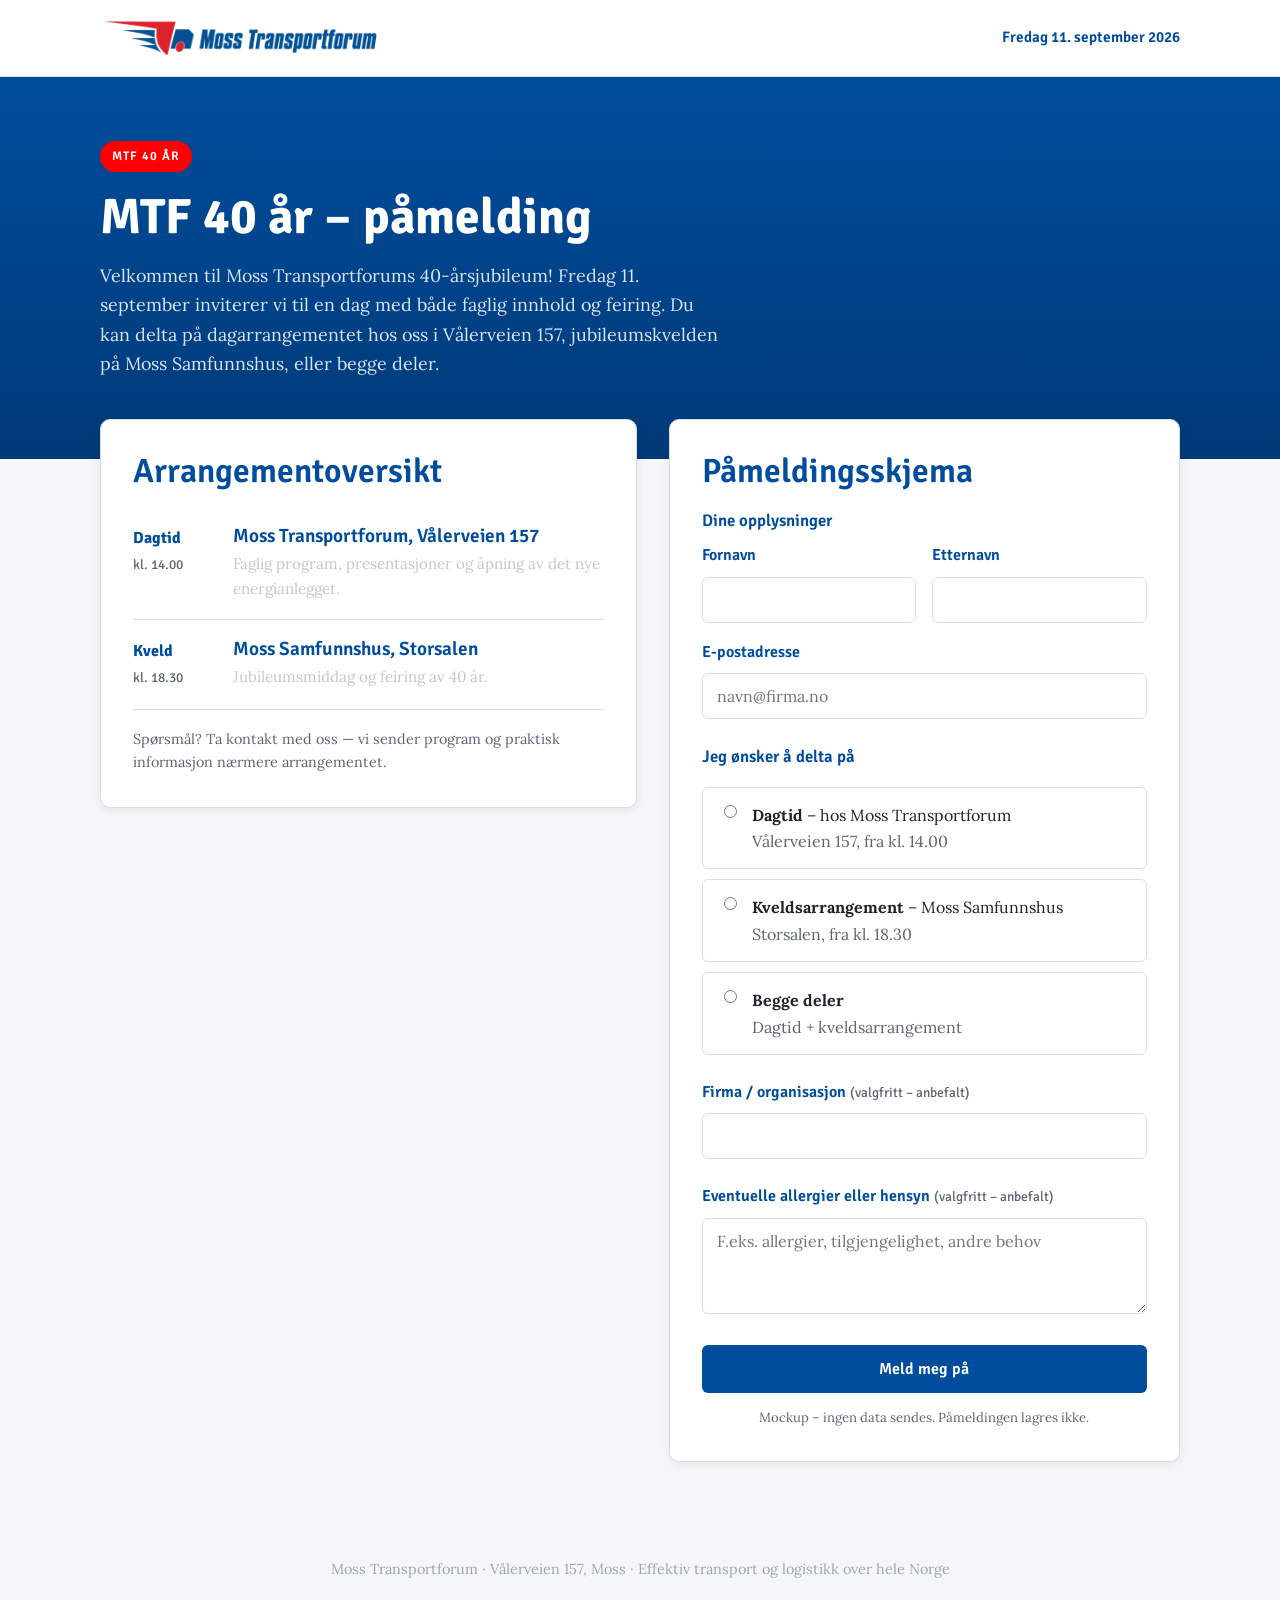
<file: index.html>
<!DOCTYPE html>
<html lang="no">
<head>
<meta charset="UTF-8">
<meta name="viewport" content="width=device-width, initial-scale=1.0">
<title>MTF 40 år – Påmelding</title>
<link rel="stylesheet" href="brand/mtf-brand.css">
<style>
  /* Sidespecifikk layout — bygger på MTFs brand-tokens */
  .top { background: #ffffff; border-bottom: 1px solid var(--mtf-line); }
  .top .mtf-container { display:flex; align-items:center; justify-content:space-between; padding-top:16px; padding-bottom:16px; }
  .top img { height: 44px; }
  .top .date { color: var(--mtf-blue); font-family:var(--mtf-font-head); font-weight:600; font-size:.95rem; }

  .hero {
    background: linear-gradient(180deg, #004d9d, #003a78);
    color:#fff;
    padding: var(--mtf-space-8) 0;
  }
  .hero .mtf-tag { background: var(--mtf-red); }
  .hero h1 { color:#fff; max-width: 760px; }
  .hero p { color:#dce4ee; max-width: 620px; font-size:1.12rem; }

  .layout { max-width: var(--mtf-maxw); margin: -40px auto 0; padding: 0 var(--mtf-space-5) var(--mtf-space-8); display:grid; grid-template-columns: 1.05fr 1fr; gap: var(--mtf-space-6); align-items:start; }
  @media (max-width: 860px){ .layout { grid-template-columns:1fr; margin-top:-24px; } }

  .events .ev { display:flex; gap:16px; padding: 18px 0; border-bottom:1px solid var(--mtf-line); }
  .events .ev:last-child { border-bottom:0; }
  .ev .when { flex:0 0 84px; font-family:var(--mtf-font-head); font-weight:700; color:var(--mtf-blue); }
  .ev h3 { margin:0 0 4px; }
  .ev p { margin:0; color:var(--mtf-gray); font-size:.95rem; }

  .form-card h2 { margin-top:0; }
  .grid2 { display:grid; grid-template-columns:1fr 1fr; gap: var(--mtf-space-4); }
  @media (max-width:520px){ .grid2 { grid-template-columns:1fr; } }
  fieldset { border:0; margin:0 0 var(--mtf-space-5); padding:0; }
  fieldset legend { padding:0; }
  .choices { display:grid; gap:10px; margin-top:8px; }

  .confirm { text-align:center; padding: var(--mtf-space-6) var(--mtf-space-4); }
  .confirm .mark { width:64px; height:64px; border-radius:50%; background:var(--mtf-green-tint); color:var(--mtf-green-dark); display:flex; align-items:center; justify-content:center; margin:0 auto var(--mtf-space-4); font-size:34px; }
  .err { color: var(--mtf-red-dark); font-size:.85rem; margin-top:6px; }

  .siteft { background:var(--mtf-navy); color:#9aa6b3; text-align:center; padding: var(--mtf-space-6) 0; font-size:.9rem; }
</style>
</head>
<body class="mtf">

  <!-- Toppstripe -->
  <div class="top">
    <div class="mtf-container">
      <img src="brand/assets/mtf-logo.png" alt="Moss Transportforum">
      <span class="date">Fredag 11. september 2026</span>
    </div>
  </div>

  <!-- Hero -->
  <header class="hero">
    <div class="mtf-container">
      <span class="mtf-tag">MTF 40 år</span>
      <h1 style="margin-top:16px">MTF 40 år – påmelding</h1>
      <p>Velkommen til Moss Transportforums 40-årsjubileum! Fredag 11. september inviterer vi til en dag med
         både faglig innhold og feiring. Du kan delta på dagarrangementet hos oss i Vålerveien 157,
         jubileumskvelden på Moss Samfunnshus, eller begge deler.</p>
    </div>
  </header>

  <main class="layout">

    <!-- Arrangementoversikt -->
    <section class="mtf-card events" aria-label="Arrangementoversikt">
      <h2>Arrangementoversikt</h2>
      <div class="ev">
        <div class="when">Dagtid<br><span class="mtf-muted" style="font-weight:400;font-size:.85rem">kl. 14.00</span></div>
        <div>
          <h3>Moss Transportforum, Vålerveien 157</h3>
          <p>Faglig program, presentasjoner og åpning av det nye energianlegget.</p>
        </div>
      </div>
      <div class="ev">
        <div class="when">Kveld<br><span class="mtf-muted" style="font-weight:400;font-size:.85rem">kl. 18.30</span></div>
        <div>
          <h3>Moss Samfunnshus, Storsalen</h3>
          <p>Jubileumsmiddag og feiring av 40 år.</p>
        </div>
      </div>
      <p class="mtf-muted" style="margin:18px 0 0;font-size:.9rem">
        Spørsmål? Ta kontakt med oss — vi sender program og praktisk informasjon nærmere arrangementet.
      </p>
    </section>

    <!-- Påmeldingsskjema -->
    <section class="mtf-card form-card">
      <form id="paamelding" novalidate>
        <h2>Påmeldingsskjema</h2>

        <fieldset>
          <legend class="mtf-label" style="font-size:1.05rem">Dine opplysninger</legend>
          <div class="grid2">
            <div class="mtf-field" style="margin-bottom:0">
              <label class="mtf-label" for="fornavn">Fornavn</label>
              <input class="mtf-input" id="fornavn" name="fornavn" type="text" autocomplete="given-name" required>
            </div>
            <div class="mtf-field" style="margin-bottom:0">
              <label class="mtf-label" for="etternavn">Etternavn</label>
              <input class="mtf-input" id="etternavn" name="etternavn" type="text" autocomplete="family-name" required>
            </div>
          </div>
          <div class="mtf-field" style="margin-top:16px;margin-bottom:0">
            <label class="mtf-label" for="epost">E-postadresse</label>
            <input class="mtf-input" id="epost" name="epost" type="email" autocomplete="email" placeholder="navn@firma.no" required>
          </div>
        </fieldset>

        <fieldset>
          <legend class="mtf-label" style="font-size:1.05rem">Jeg ønsker å delta på</legend>
          <div class="choices" role="radiogroup">
            <label class="mtf-choice">
              <input type="radio" name="deltakelse" value="Dagtid" required>
              <span><strong>Dagtid</strong> – hos Moss Transportforum<br><span class="mtf-muted">Vålerveien 157, fra kl. 14.00</span></span>
            </label>
            <label class="mtf-choice">
              <input type="radio" name="deltakelse" value="Kveldsarrangement">
              <span><strong>Kveldsarrangement</strong> – Moss Samfunnshus<br><span class="mtf-muted">Storsalen, fra kl. 18.30</span></span>
            </label>
            <label class="mtf-choice">
              <input type="radio" name="deltakelse" value="Begge deler">
              <span><strong>Begge deler</strong><br><span class="mtf-muted">Dagtid + kveldsarrangement</span></span>
            </label>
          </div>
          <div class="err" id="err-deltakelse" hidden>Velg hva du ønsker å delta på.</div>
        </fieldset>

        <div class="mtf-field">
          <label class="mtf-label" for="firma">Firma / organisasjon <span class="mtf-optional">(valgfritt – anbefalt)</span></label>
          <input class="mtf-input" id="firma" name="firma" type="text" autocomplete="organization">
        </div>

        <div class="mtf-field">
          <label class="mtf-label" for="hensyn">Eventuelle allergier eller hensyn <span class="mtf-optional">(valgfritt – anbefalt)</span></label>
          <textarea class="mtf-textarea" id="hensyn" name="hensyn" placeholder="F.eks. allergier, tilgjengelighet, andre behov"></textarea>
        </div>

        <button type="submit" class="mtf-btn mtf-btn--primary" style="width:100%">Meld meg på</button>
        <p class="mtf-muted mtf-center" style="font-size:.82rem;margin:14px 0 0">
          Mockup – ingen data sendes. Påmeldingen lagres ikke.
        </p>
      </form>

      <!-- Bekreftelse -->
      <div class="confirm" id="bekreftelse" hidden>
        <div class="mark">✓</div>
        <h2>Takk for din påmelding!</h2>
        <p>Vi sender deg mer informasjon og program for dagen nærmere arrangementet.</p>
        <p class="mtf-muted" id="bekreftelse-detalj"></p>
      </div>
    </section>

  </main>

  <footer class="siteft">
    Moss Transportforum · Vålerveien 157, Moss · Effektiv transport og logistikk over hele Norge
  </footer>

<script>
  (function () {
    var form = document.getElementById('paamelding');
    var confirm = document.getElementById('bekreftelse');
    var errDelt = document.getElementById('err-deltakelse');

    form.addEventListener('submit', function (e) {
      e.preventDefault();
      errDelt.hidden = true;

      // Native validering for tekstfelt + e-post
      if (!form.checkValidity()) {
        form.reportValidity();
        return;
      }
      var valgt = form.querySelector('input[name="deltakelse"]:checked');
      if (!valgt) {
        errDelt.hidden = false;
        errDelt.scrollIntoView({ behavior: 'smooth', block: 'center' });
        return;
      }

      var fornavn = document.getElementById('fornavn').value.trim();
      document.getElementById('bekreftelse-detalj').textContent =
        'Registrert: ' + fornavn + ' · ' + valgt.value + '.';

      form.hidden = true;
      confirm.hidden = false;
      confirm.scrollIntoView({ behavior: 'smooth', block: 'center' });
    });
  })();
</script>
</body>
</html>
</file>
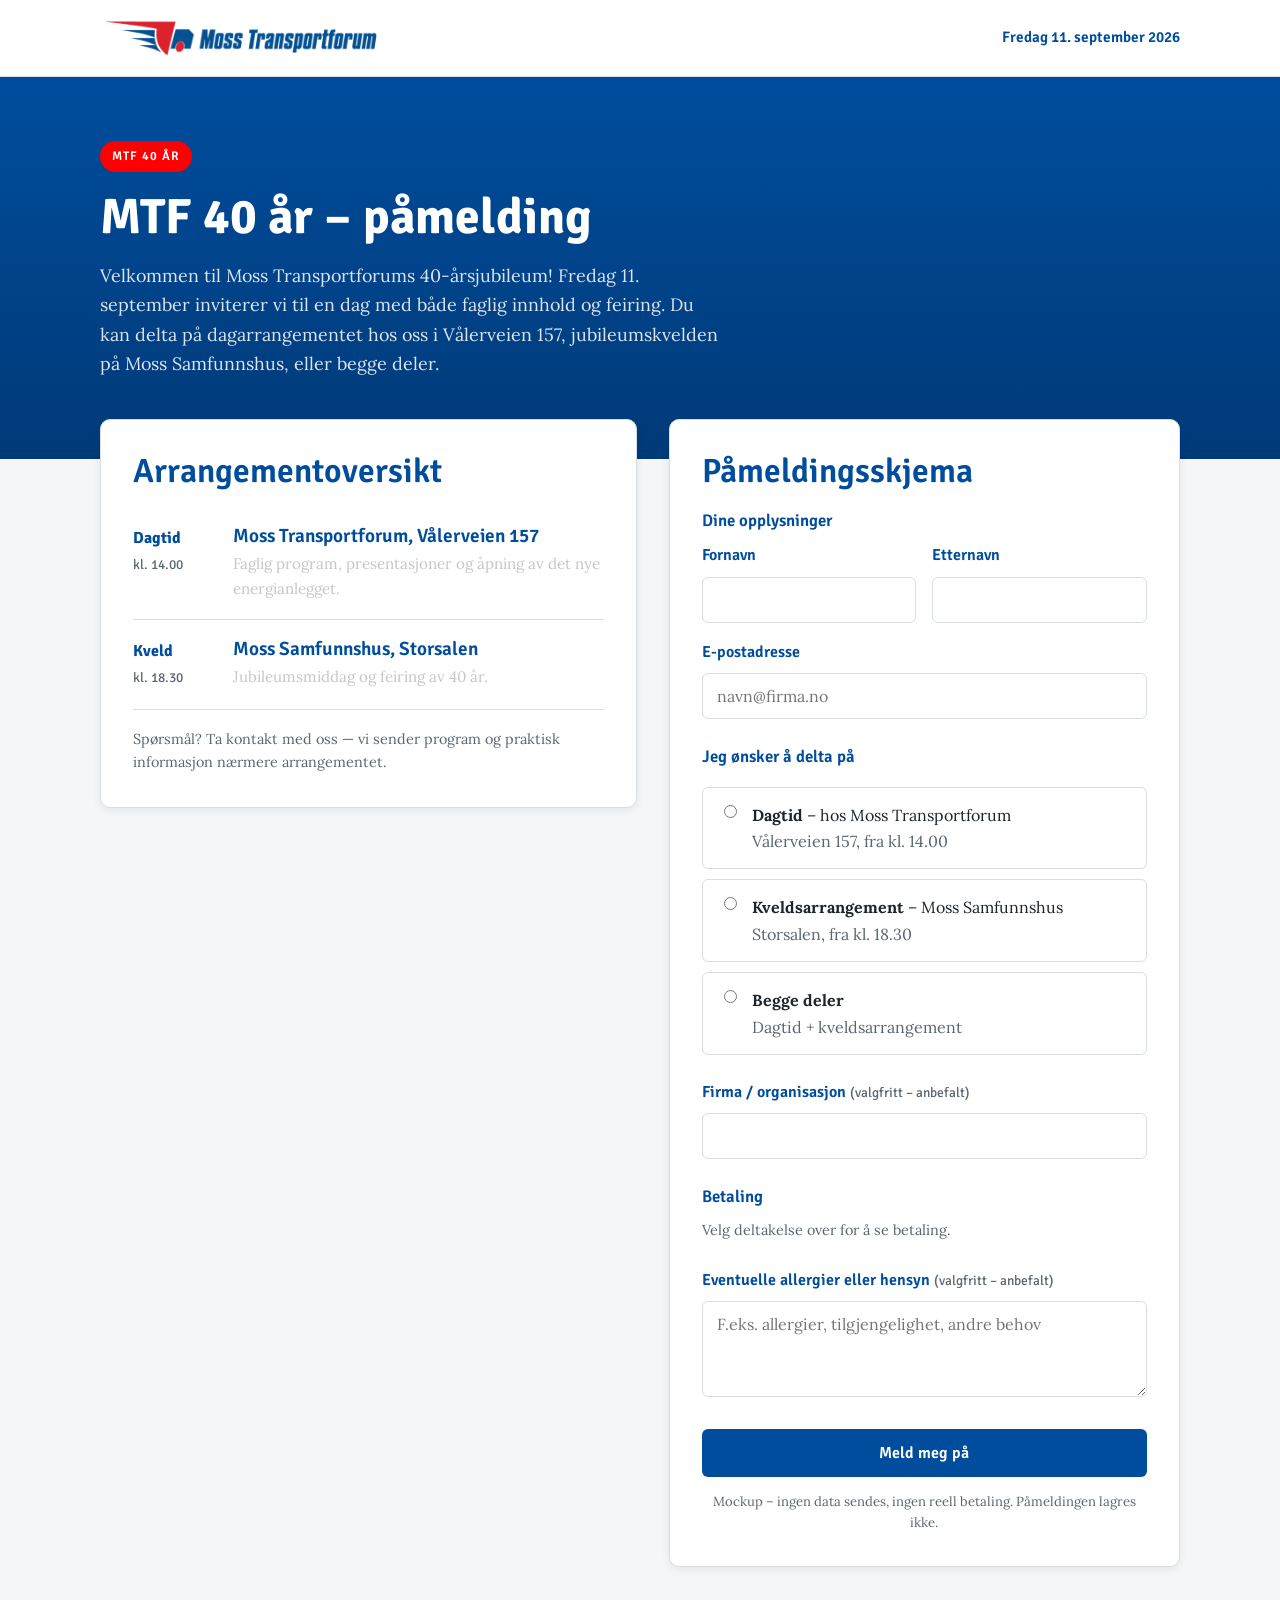
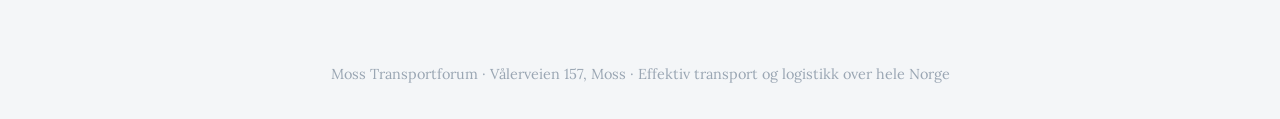
<file: betaling.html>
<!DOCTYPE html>
<html lang="no">
<head>
<meta charset="UTF-8">
<meta name="viewport" content="width=device-width, initial-scale=1.0">
<title>MTF 40 år – Påmelding</title>
<link rel="stylesheet" href="brand/mtf-brand.css">
<style>
  /* Sidespecifikk layout — bygger på MTFs brand-tokens */
  .top { background: #ffffff; border-bottom: 1px solid var(--mtf-line); }
  .top .mtf-container { display:flex; align-items:center; justify-content:space-between; padding-top:16px; padding-bottom:16px; }
  .top img { height: 44px; }
  .top .date { color: var(--mtf-blue); font-family:var(--mtf-font-head); font-weight:600; font-size:.95rem; }

  .hero {
    background: linear-gradient(180deg, #004d9d, #003a78);
    color:#fff;
    padding: var(--mtf-space-8) 0;
  }
  .hero .mtf-tag { background: var(--mtf-red); }
  .hero h1 { color:#fff; max-width: 760px; }
  .hero p { color:#dce4ee; max-width: 620px; font-size:1.12rem; }

  .layout { max-width: var(--mtf-maxw); margin: -40px auto 0; padding: 0 var(--mtf-space-5) var(--mtf-space-8); display:grid; grid-template-columns: 1.05fr 1fr; gap: var(--mtf-space-6); align-items:start; }
  @media (max-width: 860px){ .layout { grid-template-columns:1fr; margin-top:-24px; } }

  .events .ev { display:flex; gap:16px; padding: 18px 0; border-bottom:1px solid var(--mtf-line); }
  .events .ev:last-child { border-bottom:0; }
  .ev .when { flex:0 0 84px; font-family:var(--mtf-font-head); font-weight:700; color:var(--mtf-blue); }
  .ev h3 { margin:0 0 4px; }
  .ev p { margin:0; color:var(--mtf-gray); font-size:.95rem; }

  .form-card h2 { margin-top:0; }
  .grid2 { display:grid; grid-template-columns:1fr 1fr; gap: var(--mtf-space-4); }
  @media (max-width:520px){ .grid2 { grid-template-columns:1fr; } }
  fieldset { border:0; margin:0 0 var(--mtf-space-5); padding:0; }
  fieldset legend { padding:0; }
  .choices { display:grid; gap:10px; margin-top:8px; }

  /* Betaling */
  .vipps-badge { display:inline-block; font-family:var(--mtf-font-head); font-weight:700; font-size:.72rem;
                 letter-spacing:.04em; color:#fff; background:#ff5b24; padding:2px 8px; border-radius:5px;
                 vertical-align:middle; margin-left:6px; }
  .pay-extra { margin-top:12px; padding:14px 16px; border:1px dashed var(--mtf-line);
               border-radius:var(--mtf-radius-sm); background:var(--mtf-bg); }
  .pay-extra .mtf-field:last-child { margin-bottom:0; }
  .price-row { display:flex; align-items:center; justify-content:space-between; gap:12px;
               background:var(--mtf-blue-tint); border-radius:var(--mtf-radius-sm);
               padding:12px 16px; margin:4px 0 10px; font-family:var(--mtf-font-head); }
  .price-row .price { font-weight:700; font-size:1.35rem; color:var(--mtf-blue); }

  .confirm { text-align:center; padding: var(--mtf-space-6) var(--mtf-space-4); }
  .confirm .mark { width:64px; height:64px; border-radius:50%; background:var(--mtf-green-tint); color:var(--mtf-green-dark); display:flex; align-items:center; justify-content:center; margin:0 auto var(--mtf-space-4); font-size:34px; }
  .err { color: var(--mtf-red-dark); font-size:.85rem; margin-top:6px; }

  .siteft { background:var(--mtf-navy); color:#9aa6b3; text-align:center; padding: var(--mtf-space-6) 0; font-size:.9rem; }
</style>
</head>
<body class="mtf">

  <!-- Toppstripe -->
  <div class="top">
    <div class="mtf-container">
      <img src="brand/assets/mtf-logo.png" alt="Moss Transportforum">
      <span class="date">Fredag 11. september 2026</span>
    </div>
  </div>

  <!-- Hero -->
  <header class="hero">
    <div class="mtf-container">
      <span class="mtf-tag">MTF 40 år</span>
      <h1 style="margin-top:16px">MTF 40 år – påmelding</h1>
      <p>Velkommen til Moss Transportforums 40-årsjubileum! Fredag 11. september inviterer vi til en dag med
         både faglig innhold og feiring. Du kan delta på dagarrangementet hos oss i Vålerveien 157,
         jubileumskvelden på Moss Samfunnshus, eller begge deler.</p>
    </div>
  </header>

  <main class="layout">

    <!-- Arrangementoversikt -->
    <section class="mtf-card events" aria-label="Arrangementoversikt">
      <h2>Arrangementoversikt</h2>
      <div class="ev">
        <div class="when">Dagtid<br><span class="mtf-muted" style="font-weight:400;font-size:.85rem">kl. 14.00</span></div>
        <div>
          <h3>Moss Transportforum, Vålerveien 157</h3>
          <p>Faglig program, presentasjoner og åpning av det nye energianlegget.</p>
        </div>
      </div>
      <div class="ev">
        <div class="when">Kveld<br><span class="mtf-muted" style="font-weight:400;font-size:.85rem">kl. 18.30</span></div>
        <div>
          <h3>Moss Samfunnshus, Storsalen</h3>
          <p>Jubileumsmiddag og feiring av 40 år.</p>
        </div>
      </div>
      <p class="mtf-muted" style="margin:18px 0 0;font-size:.9rem">
        Spørsmål? Ta kontakt med oss — vi sender program og praktisk informasjon nærmere arrangementet.
      </p>
    </section>

    <!-- Påmeldingsskjema -->
    <section class="mtf-card form-card">
      <form id="paamelding" novalidate>
        <h2>Påmeldingsskjema</h2>

        <fieldset>
          <legend class="mtf-label" style="font-size:1.05rem">Dine opplysninger</legend>
          <div class="grid2">
            <div class="mtf-field" style="margin-bottom:0">
              <label class="mtf-label" for="fornavn">Fornavn</label>
              <input class="mtf-input" id="fornavn" name="fornavn" type="text" autocomplete="given-name" required>
            </div>
            <div class="mtf-field" style="margin-bottom:0">
              <label class="mtf-label" for="etternavn">Etternavn</label>
              <input class="mtf-input" id="etternavn" name="etternavn" type="text" autocomplete="family-name" required>
            </div>
          </div>
          <div class="mtf-field" style="margin-top:16px;margin-bottom:0">
            <label class="mtf-label" for="epost">E-postadresse</label>
            <input class="mtf-input" id="epost" name="epost" type="email" autocomplete="email" placeholder="navn@firma.no" required>
          </div>
        </fieldset>

        <fieldset>
          <legend class="mtf-label" style="font-size:1.05rem">Jeg ønsker å delta på</legend>
          <div class="choices" role="radiogroup">
            <label class="mtf-choice">
              <input type="radio" name="deltakelse" value="Dagtid" required>
              <span><strong>Dagtid</strong> – hos Moss Transportforum<br><span class="mtf-muted">Vålerveien 157, fra kl. 14.00</span></span>
            </label>
            <label class="mtf-choice">
              <input type="radio" name="deltakelse" value="Kveldsarrangement">
              <span><strong>Kveldsarrangement</strong> – Moss Samfunnshus<br><span class="mtf-muted">Storsalen, fra kl. 18.30</span></span>
            </label>
            <label class="mtf-choice">
              <input type="radio" name="deltakelse" value="Begge deler">
              <span><strong>Begge deler</strong><br><span class="mtf-muted">Dagtid + kveldsarrangement</span></span>
            </label>
          </div>
          <div class="err" id="err-deltakelse" hidden>Velg hva du ønsker å delta på.</div>
        </fieldset>

        <div class="mtf-field">
          <label class="mtf-label" for="firma">Firma / organisasjon <span class="mtf-optional">(valgfritt – anbefalt)</span></label>
          <input class="mtf-input" id="firma" name="firma" type="text" autocomplete="organization">
        </div>

        <!-- Betaling -->
        <fieldset>
          <legend class="mtf-label" style="font-size:1.05rem">Betaling</legend>

          <p class="mtf-muted" id="betaling-hint" style="margin:0;font-size:.9rem">Velg deltakelse over for å se betaling.</p>

          <!-- Vises kun ved kveldsarrangement / begge deler -->
          <div id="betaling-content" hidden>
            <div class="price-row">
              <span>Egenandel – kveldsarrangement</span>
              <span class="price mtf-num">kr 429,-</span>
            </div>
            <p class="mtf-muted" style="margin:0 0 8px;font-size:.85rem">Gjelder kun kveldsarrangementet. Dagtid er gratis.</p>
            <p class="mtf-muted" style="margin:0 0 4px;font-size:.88rem">Velg hvordan du vil betale egenandelen.</p>
            <div class="choices" role="radiogroup">
              <label class="mtf-choice">
                <input type="radio" name="betaling" value="Faktura">
                <span><strong>Faktura</strong><br><span class="mtf-muted">Sendes på e-post eller EHF til firma</span></span>
              </label>
              <label class="mtf-choice">
                <input type="radio" name="betaling" value="Vipps">
                <span><strong>Vipps</strong><span class="vipps-badge">Vipps</span><br><span class="mtf-muted">Betal til Vipps-nummer <strong class="mtf-num">82718</strong></span></span>
              </label>
            </div>
            <div class="err" id="err-betaling" hidden>Velg betalingsmåte.</div>
          </div>

          <!-- Vises kun ved Dagtid -->
          <div class="pay-extra" id="betaling-gratis" hidden>
            <strong>Dagtid er gratis</strong> – ingen egenandel. Du trenger ikke velge betalingsmåte.
          </div>

          <!-- Betingede felt: Faktura -->
          <div class="pay-extra" id="pay-faktura" hidden>
            <div class="grid2">
              <div class="mtf-field" style="margin-bottom:0">
                <label class="mtf-label" for="fakturaref">Fakturareferanse / bestiller <span class="mtf-optional">(valgfritt)</span></label>
                <input class="mtf-input" id="fakturaref" name="fakturaref" type="text" autocomplete="off">
              </div>
              <div class="mtf-field" style="margin-bottom:0">
                <label class="mtf-label" for="orgnr">Org.nr <span class="mtf-optional">(EHF – valgfritt)</span></label>
                <input class="mtf-input mtf-num" id="orgnr" name="orgnr" type="text" inputmode="numeric" autocomplete="off" placeholder="9 siffer">
              </div>
            </div>
            <div class="mtf-field" style="margin-top:14px">
              <label class="mtf-label" for="fakturaadr">Fakturaadresse <span class="mtf-optional">(valgfritt)</span></label>
              <input class="mtf-input" id="fakturaadr" name="fakturaadr" type="text" autocomplete="street-address">
            </div>
          </div>

          <!-- Betingede felt: Vipps -->
          <div class="pay-extra" id="pay-vipps" hidden>
            <p style="margin:0 0 6px"><strong>Slik betaler du med Vipps</strong></p>
            <p class="mtf-muted" style="margin:0;font-size:.92rem">
              Åpne Vipps-appen, velg <em>Betale</em> og søk opp Vipps-nummer
              <strong class="mtf-num" style="color:var(--mtf-blue)">82718</strong> (Moss Transportforum).
              Betal egenandelen og <strong>merk betalingen med navnet ditt</strong>.
            </p>
          </div>
        </fieldset>

        <div class="mtf-field">
          <label class="mtf-label" for="hensyn">Eventuelle allergier eller hensyn <span class="mtf-optional">(valgfritt – anbefalt)</span></label>
          <textarea class="mtf-textarea" id="hensyn" name="hensyn" placeholder="F.eks. allergier, tilgjengelighet, andre behov"></textarea>
        </div>

        <button type="submit" class="mtf-btn mtf-btn--primary" style="width:100%">Meld meg på</button>
        <p class="mtf-muted mtf-center" style="font-size:.82rem;margin:14px 0 0">
          Mockup – ingen data sendes, ingen reell betaling. Påmeldingen lagres ikke.
        </p>
      </form>

      <!-- Bekreftelse -->
      <div class="confirm" id="bekreftelse" hidden>
        <div class="mark">✓</div>
        <h2>Takk for din påmelding!</h2>
        <p id="bekreftelse-betaling"></p>
        <p>Vi sender deg mer informasjon og program for dagen nærmere arrangementet.</p>
        <p class="mtf-muted" id="bekreftelse-detalj"></p>
      </div>
    </section>

  </main>

  <footer class="siteft">
    Moss Transportforum · Vålerveien 157, Moss · Effektiv transport og logistikk over hele Norge
  </footer>

<script>
  (function () {
    var form = document.getElementById('paamelding');
    var confirm = document.getElementById('bekreftelse');
    var errDelt = document.getElementById('err-deltakelse');
    var errBet  = document.getElementById('err-betaling');
    var payFaktura = document.getElementById('pay-faktura');
    var payVipps = document.getElementById('pay-vipps');
    var betHint = document.getElementById('betaling-hint');
    var betContent = document.getElementById('betaling-content');
    var betGratis = document.getElementById('betaling-gratis');

    // Egenandel gjelder kun kveldsarrangement
    function feeApplies() {
      var d = form.querySelector('input[name="deltakelse"]:checked');
      return !!d && (d.value === 'Kveldsarrangement' || d.value === 'Begge deler');
    }

    // Oppdater betalingsseksjon etter valgt deltakelse
    form.querySelectorAll('input[name="deltakelse"]').forEach(function (r) {
      r.addEventListener('change', function () {
        errDelt.hidden = true; errBet.hidden = true;
        var fee = feeApplies();
        betHint.hidden = true;
        betContent.hidden = !fee;
        betGratis.hidden = fee;
        if (!fee) {
          // Dagtid: nullstill betalingsvalg
          form.querySelectorAll('input[name="betaling"]').forEach(function (b) { b.checked = false; });
          payFaktura.hidden = true; payVipps.hidden = true;
        }
      });
    });

    // Vis/skjul betingede felt etter valgt betalingsmåte
    form.querySelectorAll('input[name="betaling"]').forEach(function (r) {
      r.addEventListener('change', function () {
        errBet.hidden = true;
        payFaktura.hidden = (r.value !== 'Faktura');
        payVipps.hidden   = (r.value !== 'Vipps');
      });
    });

    form.addEventListener('submit', function (e) {
      e.preventDefault();
      errDelt.hidden = true; errBet.hidden = true;

      if (!form.checkValidity()) { form.reportValidity(); return; }

      var deltakelse = form.querySelector('input[name="deltakelse"]:checked');
      if (!deltakelse) {
        errDelt.hidden = false;
        errDelt.scrollIntoView({ behavior: 'smooth', block: 'center' });
        return;
      }

      var fee = feeApplies();
      var betaling = form.querySelector('input[name="betaling"]:checked');
      if (fee && !betaling) {
        errBet.hidden = false;
        errBet.scrollIntoView({ behavior: 'smooth', block: 'center' });
        return;
      }

      var fornavn = document.getElementById('fornavn').value.trim();
      var betText;
      if (!fee) {
        betText = 'Dagtid er gratis – ingen egenandel.';
      } else if (betaling.value === 'Vipps') {
        betText = 'Betal kr 429,- til Vipps-nummer 82718 (Moss Transportforum), og merk betalingen med navnet ditt.';
      } else {
        betText = 'Faktura på kr 429,- for egenandelen sendes til oppgitt e-post/firma.';
      }

      var betLinje = fee ? (' · Betaling: ' + betaling.value) : ' · gratis';
      document.getElementById('bekreftelse-betaling').textContent = betText;
      document.getElementById('bekreftelse-detalj').textContent =
        'Registrert: ' + fornavn + ' · ' + deltakelse.value + betLinje + '.';

      form.hidden = true;
      confirm.hidden = false;
      confirm.scrollIntoView({ behavior: 'smooth', block: 'center' });
    });
  })();
</script>
</body>
</html>
</file>
<file: brand/mtf-brand.css>
/* ==========================================================================
   MTF – Moss Transportforum · Brand set
   Kilde: offisiell profilmanual (brand/MTF-profilmanual.pdf).
   Brukes av jubileumsmateriell (MTF 40 år) og MTF-web.
   ========================================================================== */

@import url('https://fonts.googleapis.com/css2?family=Signika:wght@300;400;500;600;700&family=Lora:ital,wght@0,400;0,500;0,600;0,700;1,400&display=swap');

:root {
  /* --- Hovedfarger (profilmanual) -------------------------------------- */
  --mtf-blue:        #004d9d;  /* MTF Blå · PMS 2728C · primær             */
  --mtf-blue-dark:   #003a78;  /* hover / dyp blå                          */
  --mtf-blue-tint:   #e6eef7;  /* lys blå flate                           */
  --mtf-red:         #ff0000;  /* MTF Rød · PMS 185C · aksent              */
  --mtf-red-dark:    #a31a16;  /* Rød Mechrite · hover på rød             */

  /* --- Sekundærpalett (profilmanual) ----------------------------------- */
  --mtf-calico:      #4d63ab;  /* Blå Calico                              */
  --mtf-marble:      #8388a8;  /* Blå Marble                              */
  --mtf-gray:        #c6c6c6;  /* Grå                                     */
  --mtf-thyme:       #c7c5ac;  /* Grønn Thyme                             */
  --mtf-palm:        #afa852;  /* Grønn Palm                              */
  --mtf-oliven:      #c0bb09;  /* Grønn Oliven                            */
  --mtf-mechrite:    #a31a16;  /* Rød Mechrite                            */

  /* Jubileum / bærekraft-aksent — bruker offisiell Grønn Palm */
  --mtf-green:       #afa852;
  --mtf-green-dark:  #8a8440;
  --mtf-green-tint:  #f0efdf;

  /* --- Nøytraler ------------------------------------------------------- */
  --mtf-ink:         #1d252b;  /* brødtekst                               */
  --mtf-dark:        #243140;  /* mørk flate (footer)                     */
  --mtf-muted:       #5b6671;
  --mtf-line:        #d9dee3;
  --mtf-bg:          #f4f6f8;
  --mtf-white:       #ffffff;

  /* --- Typografi (profilmanual) ---------------------------------------- */
  --mtf-font-head: 'Signika', 'Segoe UI', Arial, Helvetica, sans-serif;  /* titler */
  --mtf-font-body: 'Lora', Georgia, 'Times New Roman', serif;            /* brødtekst */
  --mtf-font-num:  'Helvetica Neue', Helvetica, Arial, sans-serif;       /* tall */

  /* --- Skala / form ---------------------------------------------------- */
  --mtf-radius:      10px;
  --mtf-radius-sm:   6px;
  --mtf-shadow:      0 6px 24px rgba(29, 37, 43, .10);
  --mtf-shadow-sm:   0 2px 8px rgba(29, 37, 43, .08);
  --mtf-maxw:        1080px;

  --mtf-space-1: 4px;  --mtf-space-2: 8px;  --mtf-space-3: 12px;
  --mtf-space-4: 16px; --mtf-space-5: 24px; --mtf-space-6: 32px;
  --mtf-space-7: 48px; --mtf-space-8: 64px;
}

/* --- Basis ------------------------------------------------------------- */
.mtf,
body.mtf {
  margin: 0;
  font-family: var(--mtf-font-body);
  color: var(--mtf-ink);
  background: var(--mtf-bg);
  line-height: 1.65;
  -webkit-font-smoothing: antialiased;
}

.mtf h1, .mtf h2, .mtf h3, .mtf h4 {
  font-family: var(--mtf-font-head);
  color: var(--mtf-blue);
  line-height: 1.15;
  font-weight: 600;
  margin: 0 0 var(--mtf-space-4);
}
.mtf h1 { font-size: clamp(2rem, 4.5vw, 3.1rem); font-weight: 700; }
.mtf h2 { font-size: clamp(1.5rem, 3vw, 2.1rem); }
.mtf h3 { font-size: 1.2rem; }
.mtf p  { margin: 0 0 var(--mtf-space-4); }
.mtf a  { color: var(--mtf-blue); }

/* Tall settes i Helvetica jf. profilmanual (Typografi tall) */
.mtf-num { font-family: var(--mtf-font-num); font-feature-settings: "tnum" 1; }

.mtf-container { max-width: var(--mtf-maxw); margin: 0 auto; padding: 0 var(--mtf-space-5); }

/* --- Etikett / tag ----------------------------------------------------- */
.mtf-tag {
  display: inline-block;
  font-family: var(--mtf-font-head);
  font-weight: 600;
  font-size: .78rem;
  letter-spacing: .08em;
  text-transform: uppercase;
  color: var(--mtf-white);
  background: var(--mtf-red);
  padding: 5px 12px;
  border-radius: 100px;
}
.mtf-tag--blue  { background: var(--mtf-blue); }
.mtf-tag--green { background: var(--mtf-green); color: var(--mtf-ink); }

/* --- Kort -------------------------------------------------------------- */
.mtf-card {
  background: var(--mtf-white);
  border: 1px solid var(--mtf-line);
  border-radius: var(--mtf-radius);
  box-shadow: var(--mtf-shadow-sm);
  padding: var(--mtf-space-6);
}

/* --- Knapper ----------------------------------------------------------- */
.mtf-btn {
  display: inline-flex;
  align-items: center;
  justify-content: center;
  gap: var(--mtf-space-2);
  font-family: var(--mtf-font-head);
  font-weight: 600;
  font-size: 1rem;
  line-height: 1;
  padding: 14px 26px;
  border: 2px solid transparent;
  border-radius: var(--mtf-radius-sm);
  cursor: pointer;
  text-decoration: none;
  transition: background .15s ease, border-color .15s ease, transform .05s ease;
}
.mtf-btn:active { transform: translateY(1px); }
.mtf-btn--primary { background: var(--mtf-blue); color: var(--mtf-white); }
.mtf-btn--primary:hover { background: var(--mtf-blue-dark); }
.mtf-btn--accent  { background: var(--mtf-red); color: var(--mtf-white); }
.mtf-btn--accent:hover { background: var(--mtf-red-dark); }
.mtf-btn--ghost {
  background: transparent;
  color: var(--mtf-blue);
  border-color: var(--mtf-blue);
}
.mtf-btn--ghost:hover { background: var(--mtf-blue-tint); }

/* --- Skjemafelt -------------------------------------------------------- */
.mtf-field { margin-bottom: var(--mtf-space-5); }
.mtf-label {
  display: block;
  font-family: var(--mtf-font-head);
  font-weight: 600;
  color: var(--mtf-blue);
  margin-bottom: var(--mtf-space-2);
}
.mtf-label .mtf-optional {
  font-weight: 400;
  color: var(--mtf-muted);
  font-size: .85rem;
}
.mtf-input,
.mtf-textarea {
  width: 100%;
  box-sizing: border-box;
  font-family: var(--mtf-font-body);
  font-size: 1rem;
  color: var(--mtf-ink);
  background: var(--mtf-white);
  border: 1.5px solid var(--mtf-line);
  border-radius: var(--mtf-radius-sm);
  padding: 12px 14px;
  transition: border-color .15s ease, box-shadow .15s ease;
}
.mtf-input:focus,
.mtf-textarea:focus {
  outline: none;
  border-color: var(--mtf-blue);
  box-shadow: 0 0 0 3px var(--mtf-blue-tint);
}
.mtf-textarea { min-height: 96px; resize: vertical; }

/* --- Valg (radio som kort) -------------------------------------------- */
.mtf-choice {
  display: flex;
  align-items: flex-start;
  gap: var(--mtf-space-3);
  border: 1.5px solid var(--mtf-line);
  border-radius: var(--mtf-radius-sm);
  padding: 14px 16px;
  cursor: pointer;
  transition: border-color .15s ease, background .15s ease;
}
.mtf-choice:hover { border-color: var(--mtf-blue); background: var(--mtf-blue-tint); }
.mtf-choice input { margin-top: 3px; accent-color: var(--mtf-blue); }
.mtf-choice--selected,
.mtf-choice:has(input:checked) {
  border-color: var(--mtf-blue);
  background: var(--mtf-blue-tint);
}

/* --- Hjelpere ---------------------------------------------------------- */
.mtf-muted { color: var(--mtf-muted); }
.mtf-center { text-align: center; }
[hidden] { display: none !important; }
</file>
